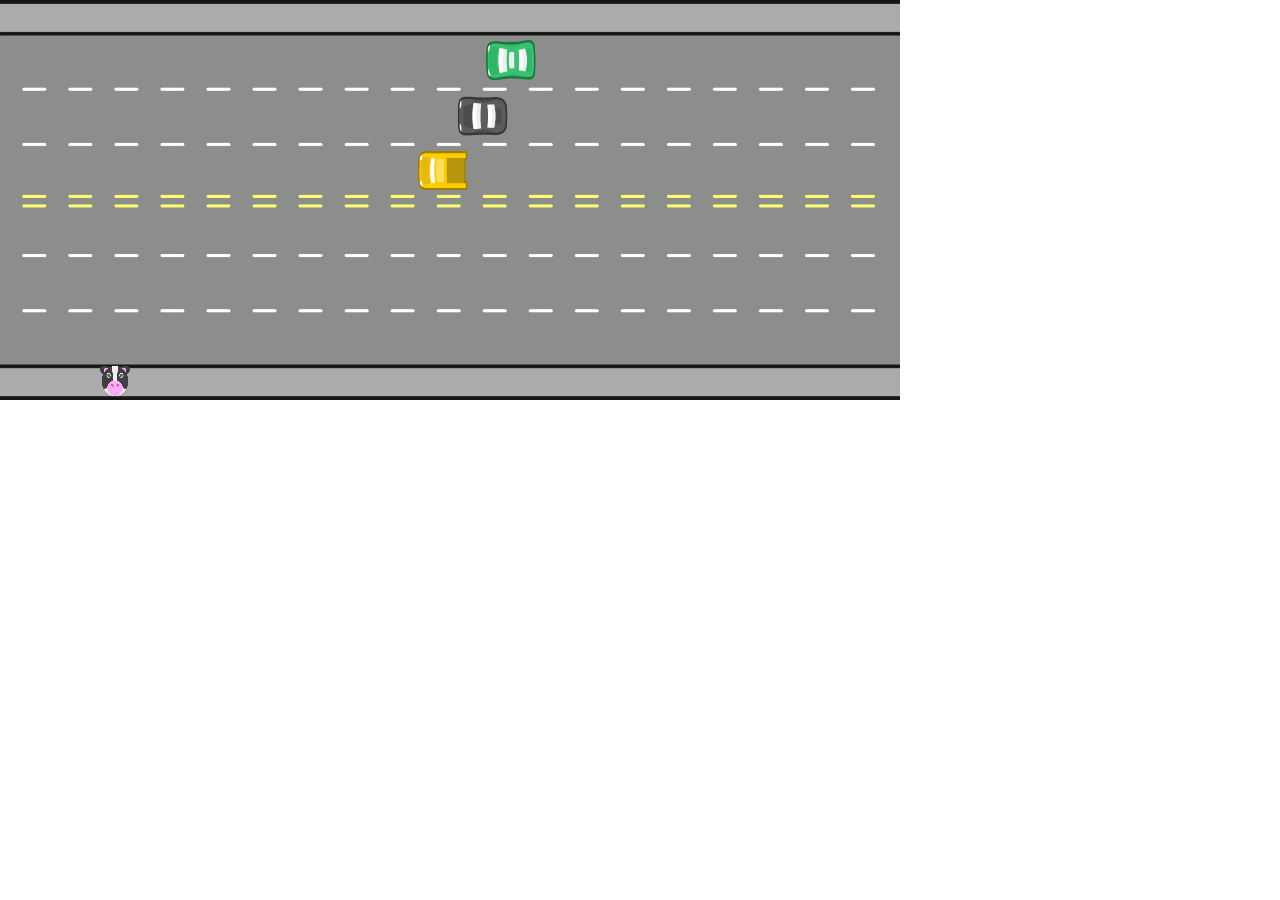
<file: carro/index.html>
<!DOCTYPE html>
<html>

<head>
  <script src="p5.min.js"></script>
  <script src="p5.dom.min.js"></script>
  <script src="p5.sound.min.js"></script>
  <link rel="stylesheet" type="text/css" href="style.css">
  <meta charset="utf-8">

</head>

<body>
  <script src="sketch.js"></script>
  <script src="imagens.js"></script>
  <script src="ator.js"></script>
  <script src="carro.js"></script>


</body>

</html>
</file>
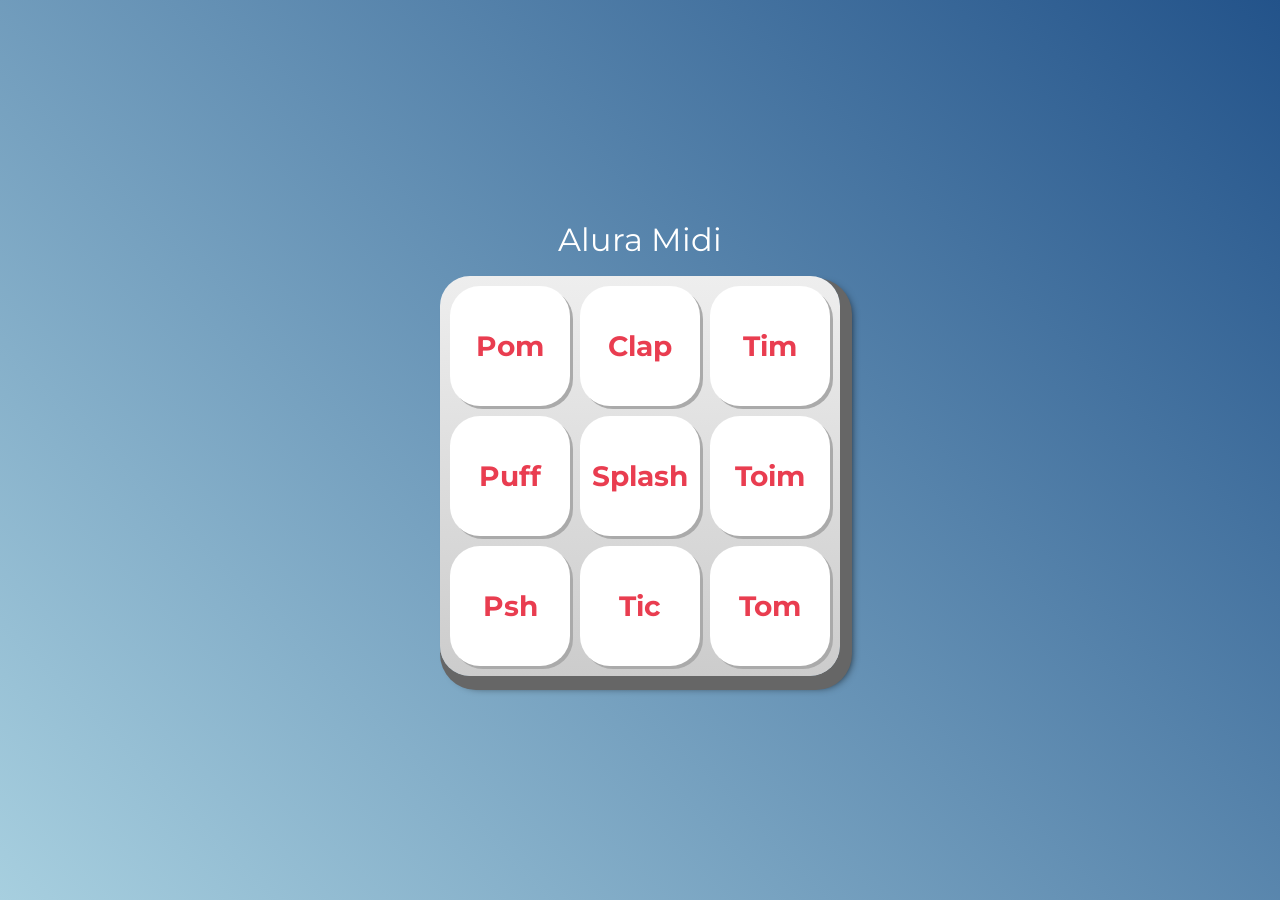
<file: midi/index.html>
<!DOCTYPE html>
<html lang="pt-BR">

<head>
    <meta charset="UTF-8">
    <meta http-equiv="X-UA-Compatible" content="IE=edge">
    <meta name="viewport" content="width=device-width, initial-scale=1.0">

    <title>Alura MIDI</title>

    <link rel="preconnect" href="https://fonts.googleapis.com">
    <link rel="preconnect" href="https://fonts.gstatic.com" crossorigin>
    <link href="https://fonts.googleapis.com/css2?family=Montserrat:wght@500;600&display=swap" rel="stylesheet">

    <link rel="icon" type="image/png" href="images/bateria.png">
    <link rel="stylesheet" href="css/reset.css">
    <link rel="stylesheet" href="css/estilos.css">

</head>

<body>

    <h1>Alura Midi</h1>

    <section class="teclado">
        <button class="tecla tecla_pom">Pom</button>
        <button class="tecla tecla_clap">Clap</button>
        <button class="tecla tecla_tim">Tim</button>

        <button class="tecla tecla_puff">Puff</button>
        <button class="tecla tecla_splash">Splash</button>
        <button class="tecla tecla_toim">Toim</button>

        <button class="tecla tecla_psh">Psh</button>
        <button class="tecla tecla_tic">Tic</button>
        <button class="tecla tecla_tom">Tom</button>
    </section>

    <audio src="sounds/keyq.wav" id="som_tecla_pom"></audio>
    <audio src="sounds/keyw.wav" id="som_tecla_clap"></audio>
    <audio src="sounds/keye.wav" id="som_tecla_tim"></audio>
    <audio src="sounds/keya.wav" id="som_tecla_puff"></audio>
    <audio src="sounds/keys.wav" id="som_tecla_splash"></audio>
    <audio src="sounds/keyd.wav" id="som_tecla_toim"></audio>
    <audio src="sounds/keyz.wav" id="som_tecla_psh"></audio>
    <audio src="sounds/keyx.wav" id="som_tecla_tic"></audio>
    <audio src="sounds/keyc.wav" id="som_tecla_tom"></audio>

    <script src="main.js"></script>

</body>

</html>
</file>
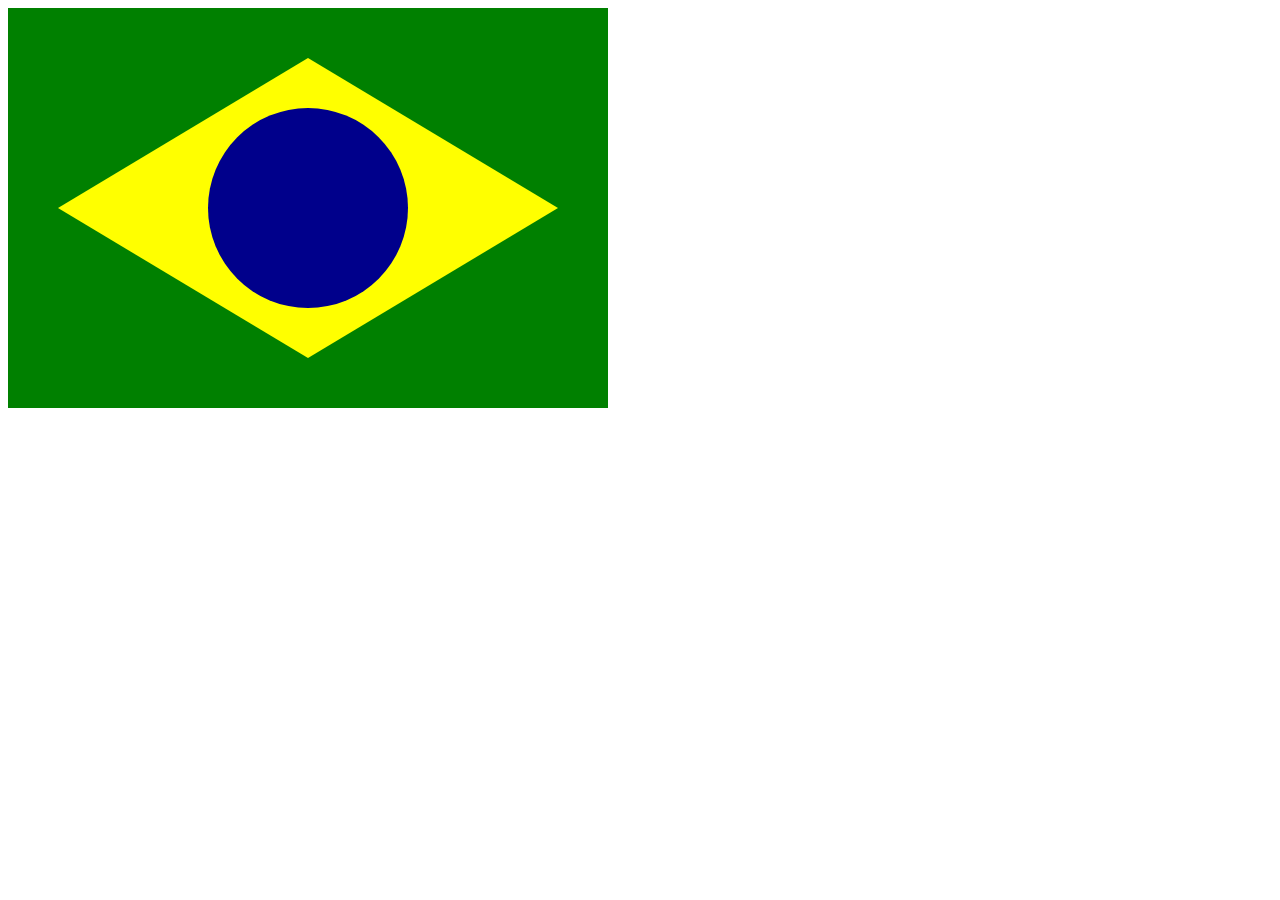
<file: js-html/canvas.html>
<!DOCTYPE html>
<html lang="pt-BR">

<head>
    <meta charset="UTF-8">
    <meta http-equiv="X-UA-Compatible" content="IE=edge">
    <meta name="viewport" content="width=device-width, initial-scale=1.0">

    <title>JS2</title>

</head>

<body>

    <canvas width="600" height="400"></canvas>

    <script>
        var tela = document.querySelector('canvas');
        var pincel = tela.getContext('2d');

        pincel.fillStyle = 'green';
        pincel.fillRect(0, 0, 600, 400);

        pincel.fillStyle = 'yellow';
        pincel.beginPath();
        pincel.moveTo(300, 50);
        pincel.lineTo(50, 200);
        pincel.lineTo(550, 200);
        pincel.fill();

        pincel.beginPath();
        pincel.moveTo(300, 350);
        pincel.lineTo(50, 200);
        pincel.lineTo(550, 200);
        pincel.fill();

        pincel.fillStyle = 'darkblue';
        pincel.beginPath();

        pincel.arc(300, 200, 100, 0, 2 * 3.14);
        pincel.fill();
    </script>

</body>

</html>
</file>
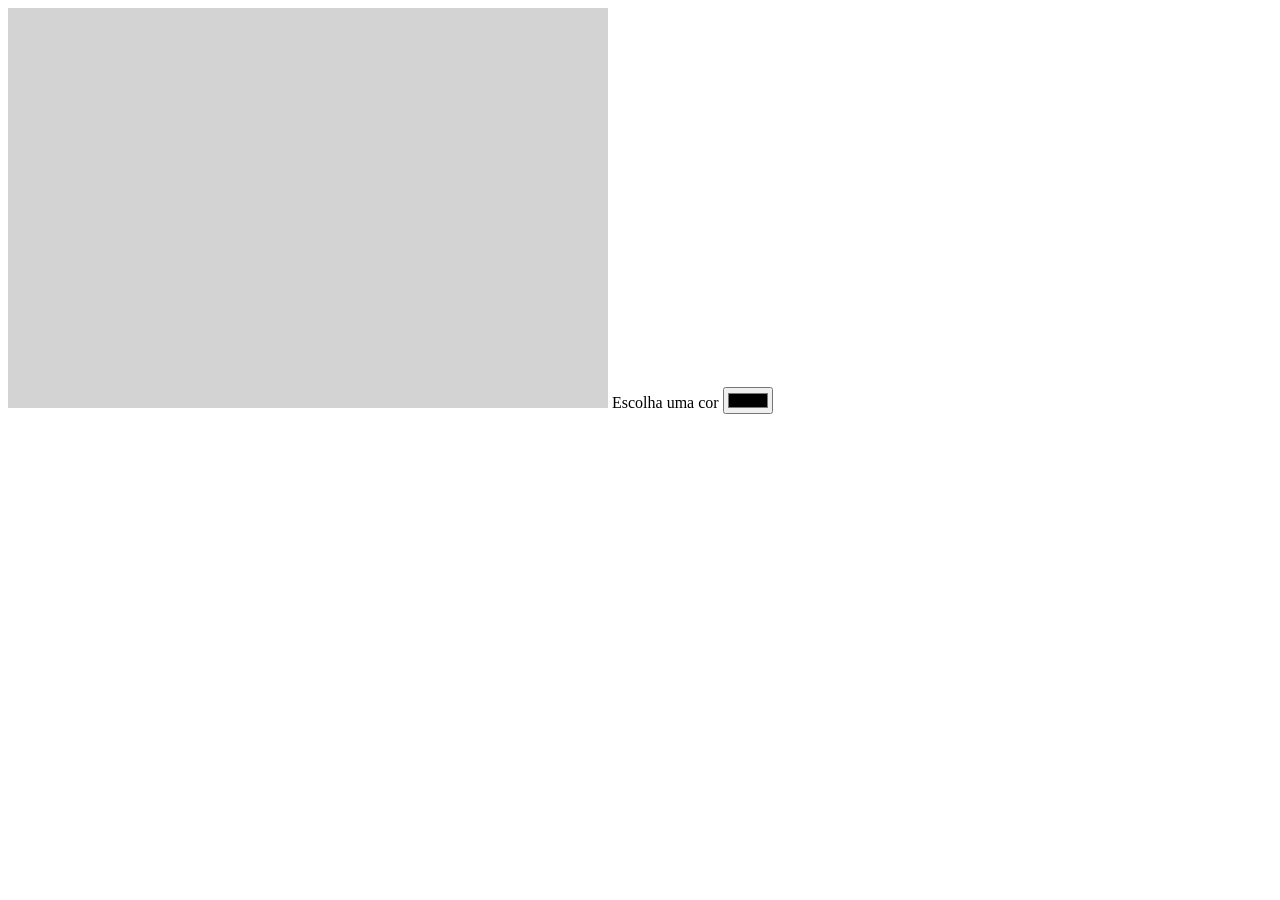
<file: js-html/canvas2.html>
<!DOCTYPE html>
<html lang="pt-BR">

<head>
    <meta charset="UTF-8">
    <meta http-equiv="X-UA-Compatible" content="IE=edge">
    <meta name="viewport" content="width=device-width, initial-scale=1.0">

    <title>JS2</title>

</head>

<body>

    <canvas width="600" height="400"></canvas>
    Escolha uma cor <input type="color">

    <script src="canvas2.js"></script>

</body>

</html>
</file>
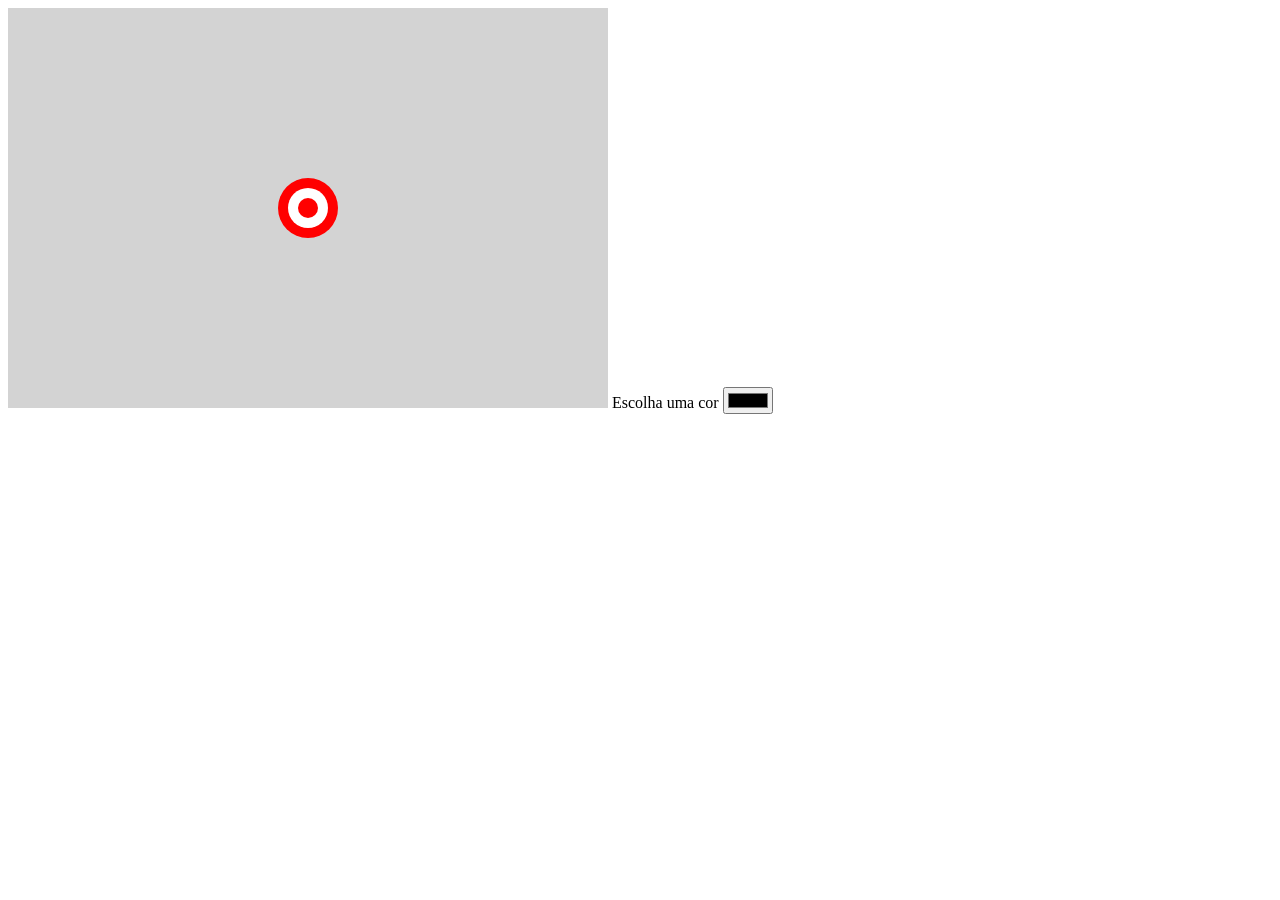
<file: js-html/canvas3.html>
<!DOCTYPE html>
<html lang="pt-BR">

<head>
    <meta charset="UTF-8">
    <meta http-equiv="X-UA-Compatible" content="IE=edge">
    <meta name="viewport" content="width=device-width, initial-scale=1.0">

    <title>JS2</title>

</head>

<body>

    <canvas width="600" height="400"></canvas>

    Escolha uma cor <input type="color">

    <script src="canvas3.js"></script>

</body>

</html>
</file>
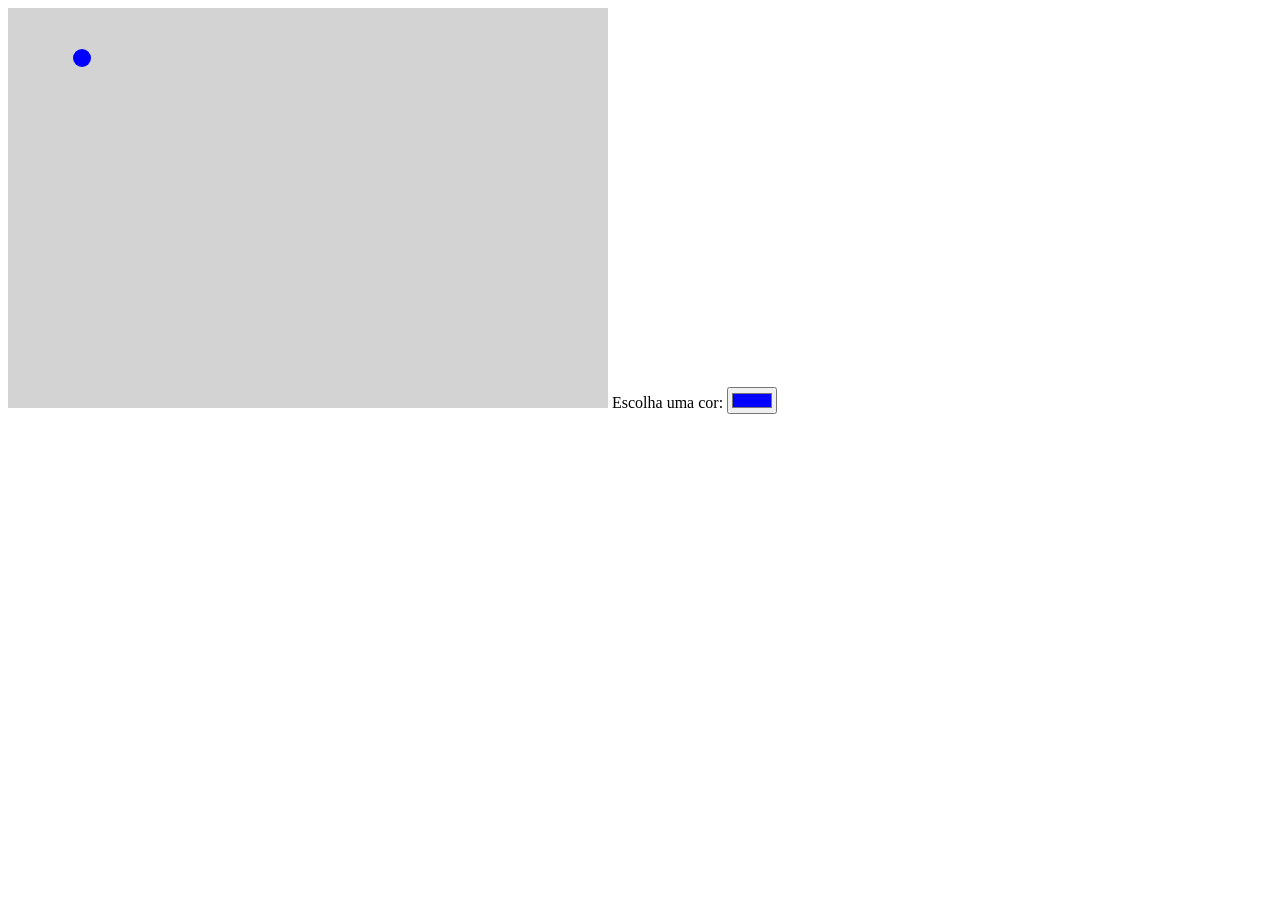
<file: js-html/canvas4.html>
<!DOCTYPE html>
<html lang="pt-BR">

<head>
    <meta charset="UTF-8">
    <meta http-equiv="X-UA-Compatible" content="IE=edge">
    <meta name="viewport" content="width=device-width, initial-scale=1.0">

    <title>JS2</title>

</head>

<body>

    <canvas width="600" height="400"></canvas>

    <label for="cor">Escolha uma cor:</label>
    <input id="cor" value="#0000FF" title="Cor" placeholder="cor" type="color">

    <script src="canvas4.js"></script>

</body>

</html>
</file>
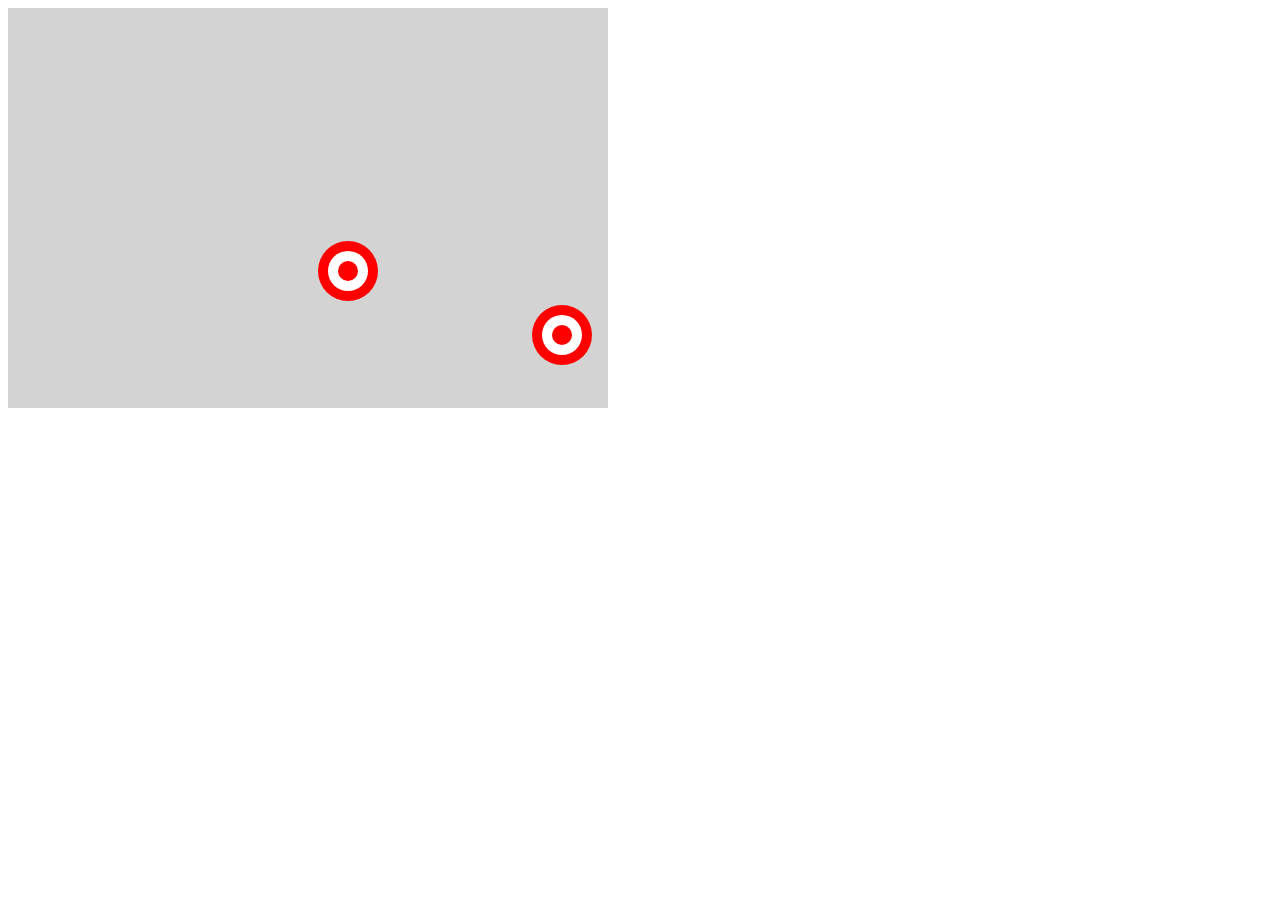
<file: js-html/canvas5.html>
<!DOCTYPE html>
<html lang="pt-BR">

<head>
    <meta charset="UTF-8">
    <meta name="viewport" content="width=device-width, initial-scale=1.0">

    <title>JS2</title>

</head>

<body>

    <canvas width="600" height="400"></canvas>

    <script src="canvas5.js"></script>
</body>

</html>
</file>
<file: carro/style.css>
html,
body {
  margin: 0;
  padding: 0;
}
canvas {
  display: block;
}
</file>
<file: midi/css/estilos.css>
:root {
  --cinza: #aaa;
  --vermelha: #e93d50;
  --vermelha-escura: #af303f;
  --branca: #fff;
  --luz: rgb(229, 255, 0);
}

body {
  align-items: center;
  background: linear-gradient(45deg, #a7cfdf 0%,#23538a 100%);
  display: flex;
  justify-content: center;
  flex-direction: column;
  font-family: 'Montserrat', sans-serif;
  min-height: 100vh;
}

h1 {
  color: var(--branca);
  margin-bottom: 20px;
  font-size: 2rem;
}

.teclado {
  background: linear-gradient(to bottom, #eeeeee 0%,#cccccc 100%);
  box-shadow: 6px 8px 0 6px #666, 10px 10px 10px #000;
  border-radius: 30px;
  display: grid;
  gap: 10px;
  grid-template-columns: repeat(3, 1fr);
  padding: 10px;
}

.tecla {
  background-color: var(--branca);
  border-radius: 30px;
  box-shadow: 3px 3px 0 var(--cinza);
  color: var(--vermelha);
  cursor: pointer;
  height: 120px;
  font-size: 1.75em;
  font-weight: bold;
  line-height: 120px;
  text-align: center;
  width: 120px;
}

.tecla.ativa,
.tecla:active {
  background-color: var(--vermelha);
  border: 4px solid  var(--vermelha);
  box-shadow: 3px 3px 0 var(--vermelha-escura) inset;
  color: var(--branca);
  outline: none;
}

.tecla.focus,
.tecla:focus {
  outline: none;
  box-shadow: 1px 1px 10px var(--luz);
}

.tecla.active:focus,
.tecla:active:focus {
  box-shadow: 3px 3px 0 var(--vermelha-escura) inset, 1px 1px 10px var(--luz);
}
</file>
